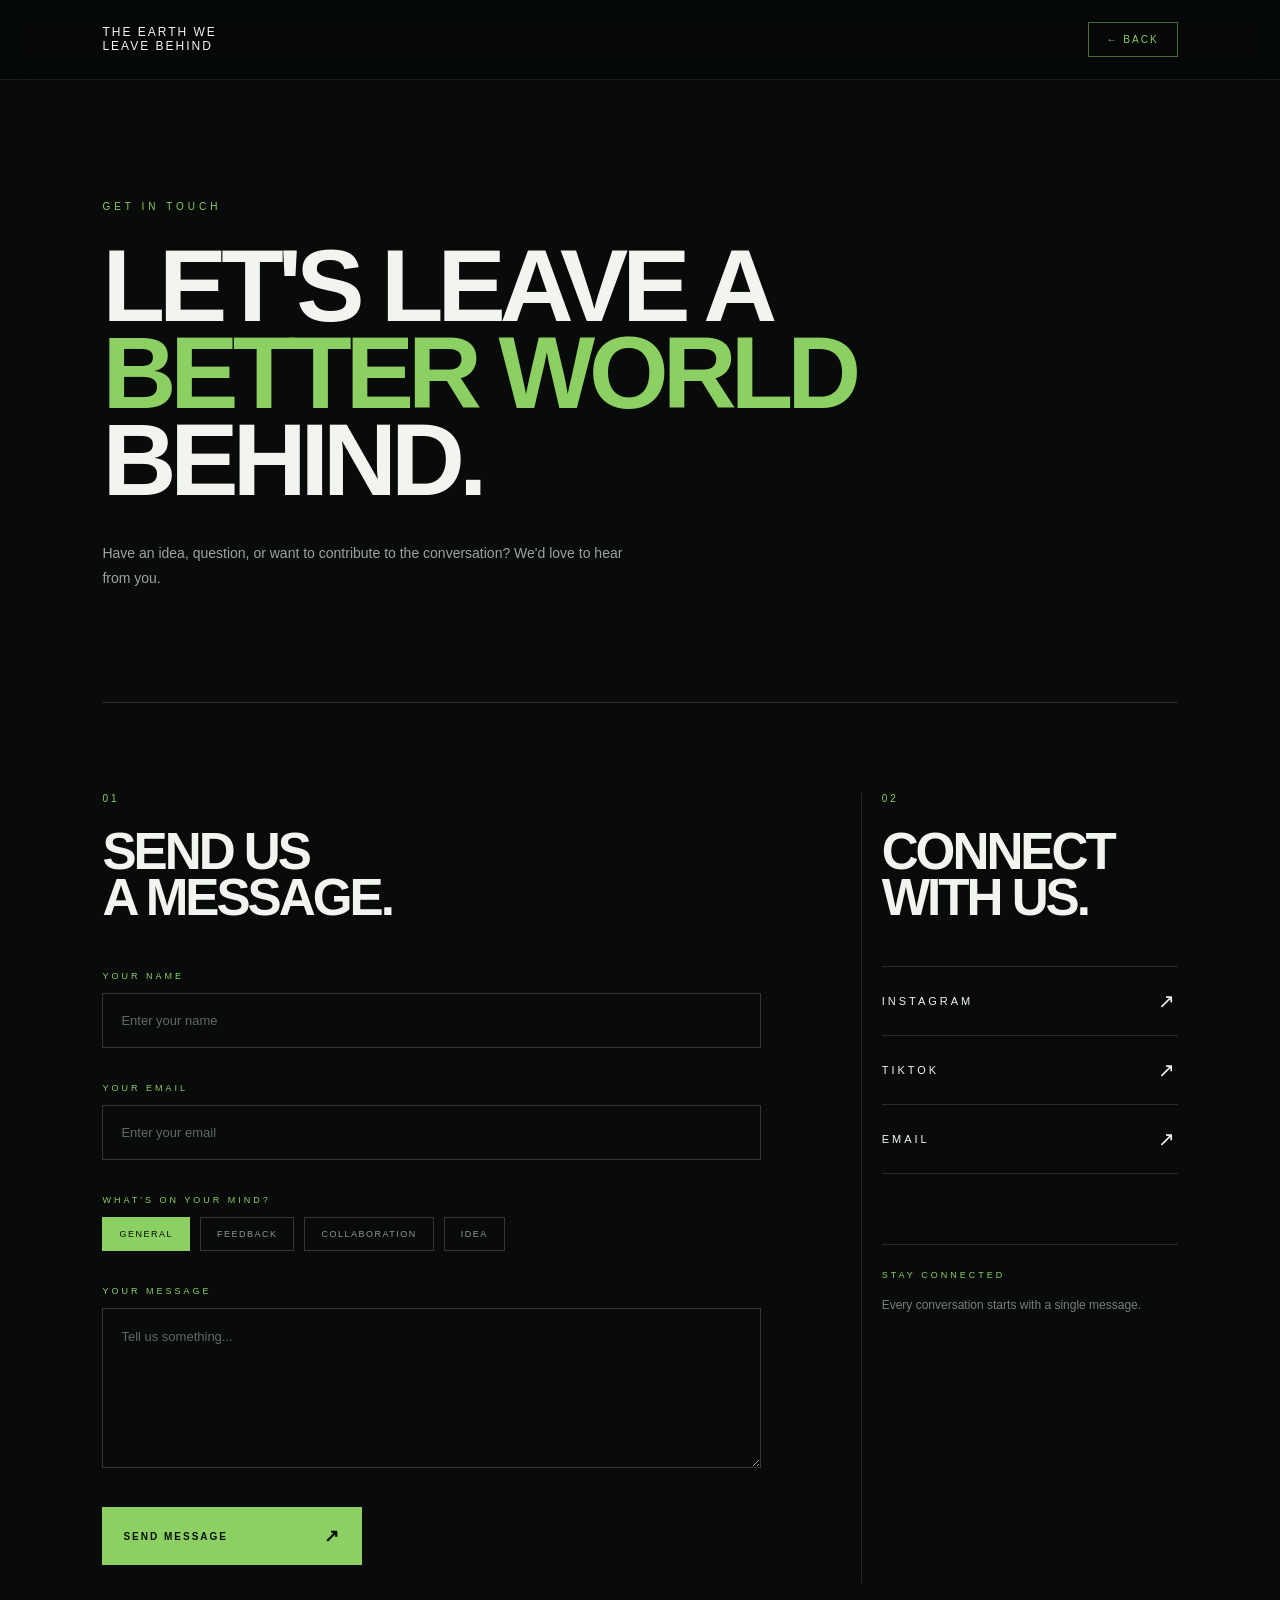
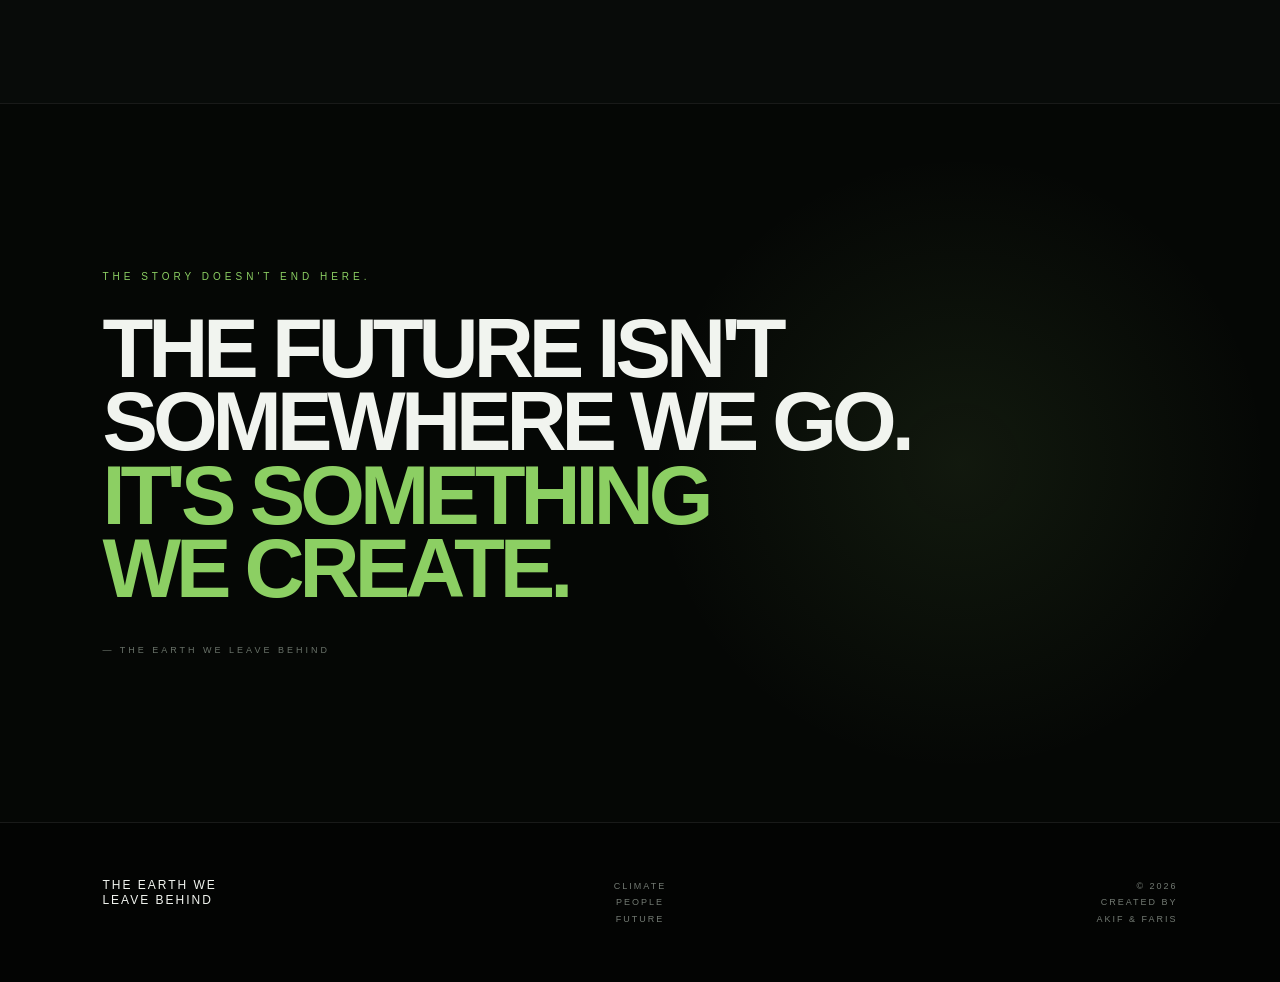
<file: contact.html>
<!DOCTYPE html>
<html lang="en">
<head>
    <meta charset="UTF-8">
    <meta name="viewport" content="width=device-width, initial-scale=1.0">

    <title>Get In Touch — The Earth We Leave Behind</title>

    <link rel="stylesheet" href="contact.css">
</head>

<body>

    <!-- =========================
         NAVIGATION
    ========================= -->

    <header class="navbar">

        <a href="index.html" class="logo">
            THE EARTH WE<br>
            LEAVE BEHIND
        </a>

        <a href="index.html" class="back-btn">
            ← BACK
        </a>

    </header>


    <!-- =========================
         GET IN TOUCH
    ========================= -->

    <main class="contact-page">

        <!-- HERO -->

        <section class="contact-hero">

            <div class="hero-label">
                GET IN TOUCH
            </div>

            <h1>
                LET'S LEAVE A<br>
                <span>BETTER WORLD</span><br>
                BEHIND.
            </h1>

            <p class="hero-description">
                Have an idea, question, or want to contribute
                to the conversation? We'd love to hear from you.
            </p>

        </section>


        <!-- MAIN CONTACT AREA -->

        <section class="contact-grid">


            <!-- =========================
                 CONTACT FORM
            ========================= -->

            <div class="form-area">

                <div class="section-number">
                    01
                </div>

                <h2>
                    SEND US<br>
                    A MESSAGE.
                </h2>

                <form id="contactForm"
               action="https://formspree.io/f/xeaqowel"
                method="POST">

                    <div class="form-group">

                        <label for="name">
                            YOUR NAME
                        </label>

                        <input
                            type="text"
                            id="name"
                            name="name"
                            placeholder="Enter your name"
                            required
                        >

                    </div>


                    <div class="form-group">

                        <label for="email">
                            YOUR EMAIL
                        </label>

                        <input
                            type="email"
                            id="email"
                            name="email"
                            placeholder="Enter your email"
                            required
                        >

                    </div>


                    <div class="form-group">

                        <label>
                            WHAT'S ON YOUR MIND?
                        </label>

                        <div class="topic-buttons">

                            <button type="button" class="topic-btn active">
                                GENERAL
                            </button>

                            <button type="button" class="topic-btn">
                                FEEDBACK
                            </button>

                            <button type="button" class="topic-btn">
                                COLLABORATION
                            </button>

                            <button type="button" class="topic-btn">
                                IDEA
                            </button>

                        </div>

                    </div>


                    <div class="form-group">

                        <label for="message">
                            YOUR MESSAGE
                        </label>

                        <textarea
                            id="message"
                            name="message"
                            placeholder="Tell us something..."
                            required
                        ></textarea>

                    </div>


                    <button type="submit" class="submit-btn">

                        <span>SEND MESSAGE</span>

                        <span class="arrow">
                            ↗
                        </span>

                    </button>

                    <p id="formMessage" class="form-message"></p>

                </form>

            </div>


            <!-- =========================
                 CONNECT
            ========================= -->

            <aside class="connect-area">

                <div class="section-number">
                    02
                </div>

                <h2>
                    CONNECT<br>
                    WITH US.
                </h2>


                <div class="social-links">

                    <a href="https://www.instagram.com/theearthwelivebehind"
                    class="social-link"
                    target="_blank"
                    rel="noopener noreferrer">

                        <span>INSTAGRAM</span>

                        <span>↗</span>

                    </a>


                    <a href="https://www.tiktok.com/@theearthweleavebehind?_r=1&_t=ZS-99Oq3evPGx3" class="social-link">

                        <span>TIKTOK</span>

                        <span>↗</span>

                    </a>


                    <a href="mailto:1261415@alfateh.upnm.edu.my" class="social-link">

                        <span>EMAIL</span>

                        <span>↗</span>

                    </a>

                </div>


                <!-- MINI MESSAGE -->

                <div class="connect-note">

                    <span>STAY CONNECTED</span>

                    <p>
                        Every conversation starts with
                        a single message.
                    </p>

                </div>

            </aside>

        </section>


        <!-- =========================
             QUOTE
        ========================= -->

        <section class="closing-section">

            <div class="closing-label">
                THE STORY DOESN'T END HERE.
            </div>

            <h2>
                THE FUTURE ISN'T<br>
                SOMEWHERE WE GO.<br>
                <span>IT'S SOMETHING<br>
                WE CREATE.</span>
            </h2>

            <p>
                — THE EARTH WE LEAVE BEHIND
            </p>

        </section>


        <!-- =========================
             FOOTER
        ========================= -->

        <footer>

            <div class="footer-left">

                THE EARTH WE<br>
                LEAVE BEHIND

            </div>


            <div class="footer-center">

                CLIMATE<br>
                PEOPLE<br>
                FUTURE

            </div>


            <div class="footer-right">

                © 2026<br>
                CREATED BY<br>
                AKIF & FARIS

            </div>

        </footer>

    </main>


    <script src="contact.js"></script>

</body>
</html>
</file>
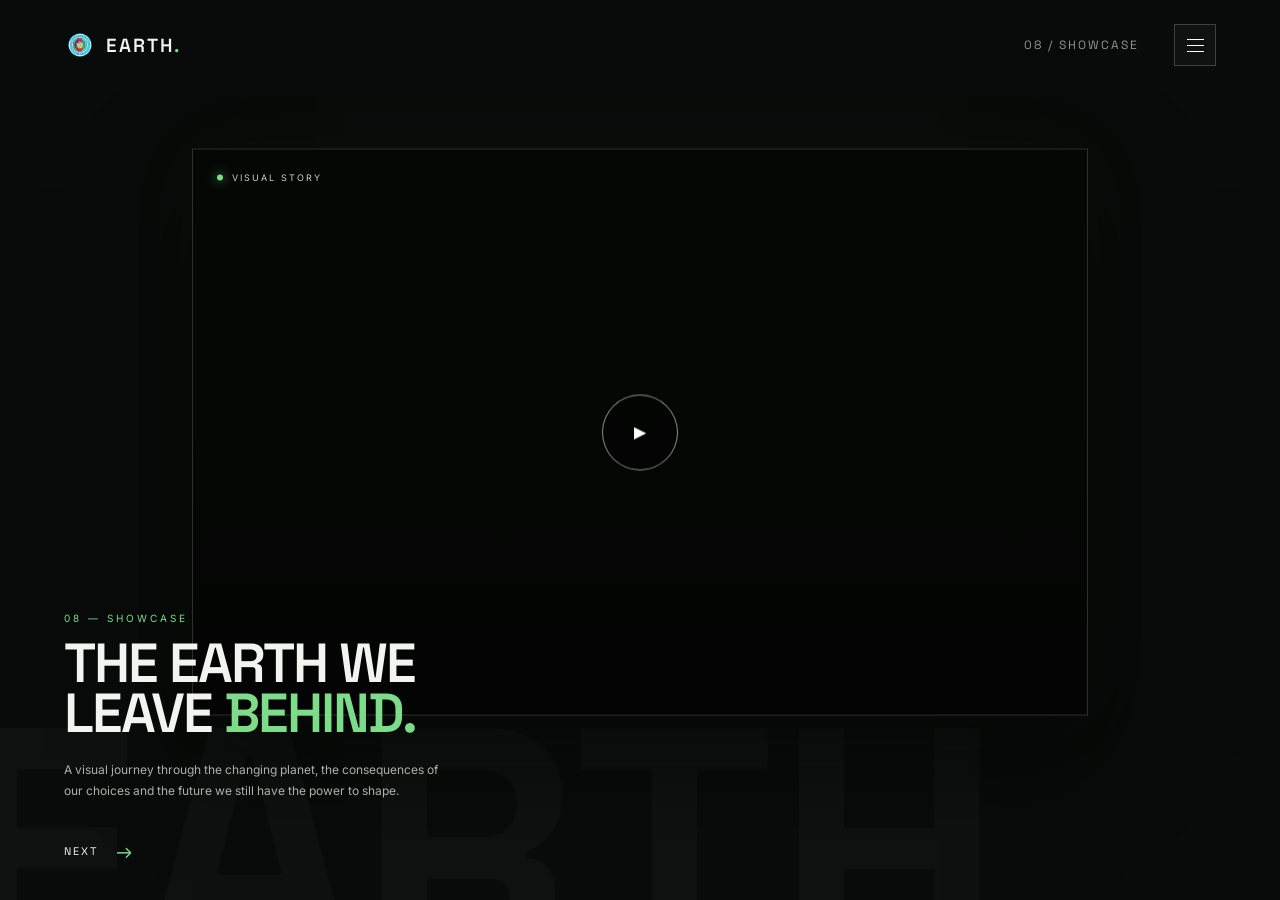
<file: showcase.html>
<!DOCTYPE html>
<html lang="en">
<head>
    <meta charset="UTF-8">
    <meta name="viewport" content="width=device-width, initial-scale=1.0">

    <title>Showcase — The Earth We Leave Behind</title>

    <link rel="stylesheet" href="showcase.css">

    <link href="https://fonts.googleapis.com/css2?family=Inter:wght@300;400;500;600;700&family=Space+Grotesk:wght@400;500;600;700&display=swap" rel="stylesheet">
</head>

<body>

    <!-- =========================
         NAVIGATION
    ========================= -->

    <nav>

        <a href="index.html" class="logo-link">
            <div class="logo">
                <img src="logo.png" alt="Earth Logo">
                <span>EARTH<span class="green">.</span></span>
            </div>
        </a>

        <div class="nav-right">

            <span class="page-number">
                08 / SHOWCASE
            </span>

            <button class="menu-toggle" id="menuToggle">
                <span></span>
                <span></span>
                <span></span>
            </button>

        </div>

    </nav>


    <!-- =========================
         MENU
    ========================= -->

    <div class="menu-panel" id="menuPanel">

        <div class="menu-label">
            MENU
        </div>

        <a href="index.html">
            <span>01</span>
            Home
        </a>

        <a href="team.html">
            <span>02</span>
            Our Team
        </a>

        <a href="contact.html">
            <span>03</span>
            Contact
        </a>

    </div>


    <!-- =========================
         SHOWCASE
    ========================= -->

    <main class="showcase">

        <!-- Background -->
        <div class="background-text">
            EARTH
        </div>


        <!-- VIDEO -->

        <div class="video-container">

            <video
                id="showcaseVideo"
                class="showcase-video"
                loop
                playsinline
                poster="showcase-poster.pdf"
            >

                <source src="climate-video.mp4" type="video/mp4">

                Your browser does not support the video tag.

            </video>


            <!-- Video overlay -->

            <div class="video-overlay"></div>


            <!-- Play button -->

            <button class="play-button" id="playButton">

                <span id="playIcon">
                    ▶
                </span>

            </button>


            <!-- Video label -->

            <div class="video-label">
                <span class="live-dot"></span>
                VISUAL STORY
            </div>

        </div>


        <!-- =========================
             TITLE
        ========================= -->

        <div class="showcase-title">

            <p class="eyebrow">
                08 — SHOWCASE
            </p>

            <h1>
                THE EARTH WE LEAVE
                <span>BEHIND.</span>
            </h1>

            <p class="description">
                A visual journey through the changing planet,
                the consequences of our choices and the future
                we still have the power to shape.
            </p>

        </div>


        <!-- =========================
             BOTTOM
        ========================= -->

        <div class="showcase-bottom">

            <a href="climate-data.html" class="next-button">
                NEXT
                <span>→</span>
            </a>

        </div>

    </main>


    <!-- =========================
         JAVASCRIPT
    ========================= -->

    <script>

        /* =========================
           HAMBURGER MENU
        ========================= */

        const menuToggle = document.getElementById("menuToggle");
        const menuPanel = document.getElementById("menuPanel");

        menuToggle.addEventListener("click", function () {

            menuToggle.classList.toggle("active");
            menuPanel.classList.toggle("active");

        });


        /* =========================
           VIDEO PLAY / PAUSE
        ========================= */

        const video = document.getElementById("showcaseVideo");
        const playButton = document.getElementById("playButton");
        const playIcon = document.getElementById("playIcon");

        playButton.addEventListener("click", function () {

            if (video.paused) {

                video.play();

                playIcon.textContent = "Ⅱ";

                playButton.classList.add("playing");

            } else {

                video.pause();

                playIcon.textContent = "▶";

                playButton.classList.remove("playing");

            }

        });


        /* =========================
           HIDE PLAY BUTTON WHILE PLAYING
        ========================= */

        video.addEventListener("play", function () {

            playIcon.textContent = "Ⅱ";

        });

        video.addEventListener("pause", function () {

            playIcon.textContent = "▶";

        });

    </script>

</body>
</html>
</file>
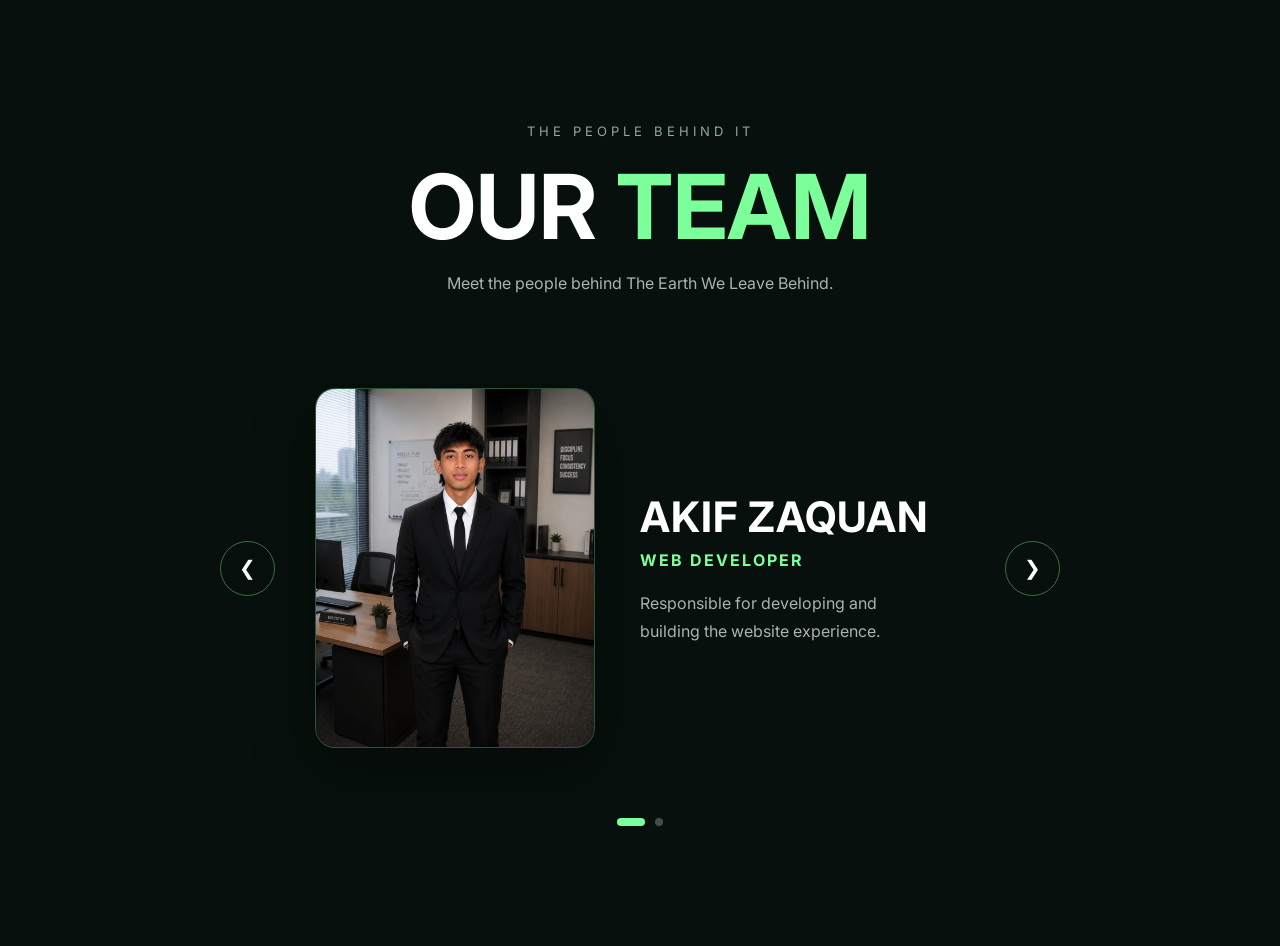
<file: team.html>
<!DOCTYPE html>
<html lang="en">

<head>
    <meta charset="UTF-8">
    <meta name="viewport" content="width=device-width, initial-scale=1.0">

    <title>Our Team</title>

    <link rel="stylesheet" href="style.css">

    <link rel="preconnect" href="https://fonts.googleapis.com">
    <link rel="preconnect" href="https://fonts.gstatic.com" crossorigin>

    <link href="https://fonts.googleapis.com/css2?family=Inter:wght@300;400;500;600;700&family=Space+Grotesk:wght@400;500;600;700&display=swap" rel="stylesheet">
</head>

<body>

    <!-- =========================
     OUR TEAM
========================= -->

<section class="team-section" id="our-team">

    <div class="team-header">

        <span>THE PEOPLE BEHIND IT</span>

        <h2>
            OUR <span>TEAM</span>
        </h2>

        <p>
            Meet the people behind
            The Earth We Leave Behind.
        </p>

    </div>


    <div class="team-slider">

        <!-- LEFT ARROW -->
        <button class="team-btn prev">
            &#10094;
        </button>


        <!-- TEAM CARDS -->
        <div class="team-track">

            <!-- TEAM MEMBER 1 -->
            <div class="team-card active">

                <div class="team-image">
                    <img src="akif.JPG" alt="Akif">
                </div>

                <div class="team-info">

                    <h3>AKIF ZAQUAN</h3>

                    <h4>WEB DEVELOPER</h4>

                    <p>
                        Responsible for developing and
                        building the website experience.
                    </p>

                </div>

            </div>


            <!-- TEAM MEMBER 2 -->
            <div class="team-card">

                <div class="team-image">
                    <img src="faris.JPG" alt="Faris Danial">
                </div>

                <div class="team-info">

                    <h3>FARIS DANIAL</h3>

                    <h4>DESIGNER</h4>

                    <p>
                        Responsible for the visual design,
                        layout and creative direction.
                    </p>

                </div>

            </div>

        </div>


        <!-- RIGHT ARROW -->
        <button class="team-btn next">
            &#10095;
        </button>

    </div>


    <!-- SLIDER DOTS -->
    <div class="team-dots">

        <span 
            class="team-dot active-dot">
             </span>

    <span 
    class="team-dot">
    </span>

    </div>

</section>
    
 <script src="script.js"></script>
      
</body>
    
</html>
</file>
<file: contact.css>
/* =====================================================
   GET IN TOUCH — THE EARTH WE LEAVE BEHIND
===================================================== */

* {
    margin: 0;
    padding: 0;
    box-sizing: border-box;
}

html {
    scroll-behavior: smooth;
}

body {
    font-family: "Inter", sans-serif;
    background: #080b09;
    color: #f1f4ef;
    overflow-x: hidden;
}

a {
    text-decoration: none;
    color: inherit;
}


/* =====================================================
   NAVIGATION
===================================================== */

.navbar {
    position: fixed;
    top: 0;
    left: 0;

    width: 100%;
    height: 80px;

    padding: 0 8%;

    display: flex;
    align-items: center;
    justify-content: space-between;

    z-index: 1000;

    background: rgba(5, 8, 6, 0.72);

    backdrop-filter: blur(15px);
    -webkit-backdrop-filter: blur(15px);

    border-bottom: 1px solid rgba(255,255,255,0.08);
}

.logo {
    font-family: "Space Grotesk", sans-serif;

    font-size: 12px;
    line-height: 1.15;

    letter-spacing: 2px;

    color: #f1f4ef;

    transition: 0.3s ease;
}

.logo:hover {
    color: #8ccf63;
}

.back-btn {
    padding: 11px 18px;

    border: 1px solid rgba(140,207,99,0.5);

    color: #8ccf63;

    font-size: 10px;

    letter-spacing: 2px;

    transition: 0.3s ease;
}

.back-btn:hover {
    background: #8ccf63;
    color: #071006;
}


/* =====================================================
   MAIN PAGE
===================================================== */

.contact-page {
    width: 100%;
    background: #080b09;
}


/* =====================================================
   HERO
===================================================== */

.contact-hero {
    width: 84%;
    max-width: 1400px;

    margin: 0 auto;

    min-height: 78vh;

    padding-top: 170px;
    padding-bottom: 80px;

    display: flex;
    flex-direction: column;
    justify-content: center;
}

.hero-label {
    color: #8ccf63;

    font-size: 10px;

    letter-spacing: 4px;

    margin-bottom: 30px;
}

.contact-hero h1 {
    font-family: "Space Grotesk", sans-serif;

    font-size: clamp(60px, 8vw, 125px);

    line-height: 0.85;

    letter-spacing: -6px;

    font-weight: 600;

    max-width: 1100px;
}

.contact-hero h1 span {
    color: #8ccf63;
}

.hero-description {
    max-width: 550px;

    margin-top: 38px;

    color: #9da49d;

    font-size: 14px;

    line-height: 1.8;
}


/* =====================================================
   MAIN CONTACT GRID
===================================================== */

.contact-grid {
    width: 84%;
    max-width: 1400px;

    margin: 0 auto;

    padding: 90px 0 120px;

    display: grid;

    grid-template-columns: 1.35fr 0.65fr;

    gap: 100px;

    border-top: 1px solid rgba(255,255,255,0.15);
}


/* =====================================================
   SECTION NUMBER
===================================================== */

.section-number {
    color: #8ccf63;

    font-size: 10px;

    letter-spacing: 3px;

    margin-bottom: 25px;
}


/* =====================================================
   FORM AREA
===================================================== */

.form-area h2,
.connect-area h2 {
    font-family: "Space Grotesk", sans-serif;

    font-size: clamp(38px, 4vw, 65px);

    line-height: 0.9;

    letter-spacing: -3px;

    margin-bottom: 50px;
}


/* =====================================================
   FORM
===================================================== */

#contactForm {
    width: 100%;
    max-width: 750px;
}

.form-group {
    margin-bottom: 35px;
}

.form-group label {
    display: block;

    margin-bottom: 12px;

    color: #8ccf63;

    font-size: 9px;

    letter-spacing: 3px;
}

.form-group input,
.form-group textarea {
    width: 100%;

    background: transparent;

    border: 1px solid rgba(255,255,255,0.18);

    color: #f1f4ef;

    font-family: "Inter", sans-serif;

    font-size: 13px;

    padding: 17px 18px;

    outline: none;

    transition:
        border-color 0.3s ease,
        background 0.3s ease;
}

.form-group input {
    height: 55px;
}

.form-group textarea {
    min-height: 160px;

    resize: vertical;

    line-height: 1.7;
}

.form-group input::placeholder,
.form-group textarea::placeholder {
    color: #626a63;
}

.form-group input:focus,
.form-group textarea:focus {
    border-color: #8ccf63;

    background: rgba(140,207,99,0.025);
}


/* =====================================================
   TOPIC BUTTONS
===================================================== */

.topic-buttons {
    display: flex;

    flex-wrap: wrap;

    gap: 10px;
}

.topic-btn {
    padding: 11px 16px;

    background: transparent;

    border: 1px solid rgba(255,255,255,0.18);

    color: #8f9890;

    font-family: "Inter", sans-serif;

    font-size: 9px;

    letter-spacing: 1.5px;

    cursor: pointer;

    transition: 0.3s ease;
}

.topic-btn:hover {
    border-color: #8ccf63;

    color: #8ccf63;
}

.topic-btn.active {
    background: #8ccf63;

    border-color: #8ccf63;

    color: #071006;
}


/* =====================================================
   SUBMIT BUTTON
===================================================== */

.submit-btn {
    width: 100%;

    max-width: 260px;

    padding: 17px 20px;

    display: flex;

    align-items: center;

    justify-content: space-between;

    background: #8ccf63;

    border: 1px solid #8ccf63;

    color: #071006;

    font-family: "Inter", sans-serif;

    font-size: 10px;

    font-weight: 600;

    letter-spacing: 2px;

    cursor: pointer;

    transition:
        transform 0.3s ease,
        background 0.3s ease;
}

.submit-btn:hover {
    transform: translateY(-3px);

    background: #a0df79;
}

.submit-btn .arrow {
    font-size: 18px;
}

.form-message {
    margin-top: 18px;

    color: #8ccf63;

    font-size: 11px;

    line-height: 1.5;
}


/* =====================================================
   CONNECT AREA
===================================================== */

.connect-area {
    padding-left: 20px;

    border-left: 1px solid rgba(255,255,255,0.12);
}

.connect-area h2 {
    margin-bottom: 45px;
}


/* =====================================================
   SOCIAL LINKS
===================================================== */

.social-links {
    width: 100%;
}

.social-link {
    display: flex;

    align-items: center;

    justify-content: space-between;

    padding: 22px 0;

    border-top: 1px solid rgba(255,255,255,0.13);

    color: #f1f4ef;

    font-size: 11px;

    letter-spacing: 3px;

    transition:
        color 0.3s ease,
        padding-left 0.3s ease;
}

.social-link:last-child {
    border-bottom: 1px solid rgba(255,255,255,0.13);
}

.social-link:hover {
    color: #8ccf63;

    padding-left: 10px;
}

.social-link span:last-child {
    font-size: 20px;

    transition: transform 0.3s ease;
}

.social-link:hover span:last-child {
    transform: translate(5px, -5px);
}


/* =====================================================
   CONNECT NOTE
===================================================== */

.connect-note {
    margin-top: 70px;

    padding-top: 25px;

    border-top: 1px solid rgba(255,255,255,0.13);
}

.connect-note > span {
    display: block;

    color: #8ccf63;

    font-size: 9px;

    letter-spacing: 3px;

    margin-bottom: 15px;
}

.connect-note p {
    max-width: 300px;

    color: #777f78;

    font-size: 12px;

    line-height: 1.8;
}


/* =====================================================
   CLOSING SECTION
===================================================== */

.closing-section {
    width: 100%;

    min-height: 80vh;

    padding: 130px 8%;

    display: flex;

    flex-direction: column;

    justify-content: center;

    background:
        radial-gradient(
            circle at 75% 50%,
            rgba(140,207,99,0.09),
            transparent 30%
        ),
        #050705;

    border-top: 1px solid rgba(255,255,255,0.08);

    border-bottom: 1px solid rgba(255,255,255,0.08);
}

.closing-label {
    color: #8ccf63;

    font-size: 10px;

    letter-spacing: 4px;

    margin-bottom: 30px;
}

.closing-section h2 {
    font-family: "Space Grotesk", sans-serif;

    font-size: clamp(45px, 6.5vw, 95px);

    line-height: 0.88;

    letter-spacing: -5px;

    max-width: 1100px;
}

.closing-section h2 span {
    color: #8ccf63;
}

.closing-section > p {
    margin-top: 40px;

    color: #697269;

    font-size: 9px;

    letter-spacing: 3px;
}


/* =====================================================
   FOOTER
===================================================== */

footer {
    width: 100%;

    padding: 55px 8%;

    display: grid;

    grid-template-columns: 1fr 1fr 1fr;

    gap: 30px;

    background: #030403;

    color: #737a73;

    font-size: 9px;

    line-height: 1.8;

    letter-spacing: 2px;
}

.footer-left {
    color: #f1f4ef;

    font-family: "Space Grotesk", sans-serif;

    font-size: 12px;

    letter-spacing: 2px;

    line-height: 1.2;
}

.footer-center {
    text-align: center;
}

.footer-right {
    text-align: right;
}


/* =====================================================
   TABLET
===================================================== */

@media (max-width: 1000px) {

    .contact-hero,
    .contact-grid {
        width: 88%;
    }

    .contact-grid {
        grid-template-columns: 1fr 0.7fr;

        gap: 60px;
    }

    .contact-hero h1 {
        font-size: clamp(55px, 8vw, 90px);
    }

    .form-area h2,
    .connect-area h2 {
        font-size: 48px;
    }

}


/* =====================================================
   MOBILE
===================================================== */

@media (max-width: 700px) {

    .navbar {
        height: 70px;

        padding: 0 6%;
    }

    .logo {
        font-size: 10px;
    }

    .back-btn {
        padding: 9px 13px;

        font-size: 8px;
    }


    /* HERO */

    .contact-hero {
        width: 88%;

        min-height: auto;

        padding-top: 135px;
        padding-bottom: 75px;
    }

    .hero-label {
        font-size: 9px;

        letter-spacing: 3px;

        margin-bottom: 22px;
    }

    .contact-hero h1 {
        font-size: clamp(45px, 13vw, 68px);

        letter-spacing: -3px;

        line-height: 0.88;
    }

    .hero-description {
        font-size: 11px;

        line-height: 1.6;

        margin-top: 25px;

        max-width: 360px;
    }


    /* GRID */

    .contact-grid {
        width: 88%;

        padding: 70px 0 90px;

        display: flex;

        flex-direction: column;

        gap: 80px;
    }


    /* FORM */

    .form-area h2,
    .connect-area h2 {
        font-size: 40px;

        letter-spacing: -2px;

        margin-bottom: 35px;
    }

    .form-group {
        margin-bottom: 28px;
    }

    .form-group input {
        height: 50px;
    }

    .form-group textarea {
        min-height: 130px;
    }

    .topic-buttons {
        gap: 7px;
    }

    .topic-btn {
        padding: 9px 12px;

        font-size: 8px;
    }

    .submit-btn {
        max-width: 100%;

        padding: 15px 17px;
    }


    /* CONNECT */

    .connect-area {
        padding-left: 0;

        border-left: none;

        border-top: 1px solid rgba(255,255,255,0.13);

        padding-top: 55px;
    }

    .social-link {
        padding: 18px 0;

        font-size: 9px;

        letter-spacing: 2px;
    }

    .connect-note {
        margin-top: 45px;
    }


    /* CLOSING */

    .closing-section {
        min-height: 70vh;

        padding: 90px 6%;
    }

    .closing-label {
        font-size: 8px;

        letter-spacing: 3px;
    }

    .closing-section h2 {
        font-size: clamp(40px, 11vw, 60px);

        letter-spacing: -3px;
    }

    .closing-section > p {
        font-size: 8px;

        margin-top: 30px;
    }


    /* FOOTER */

    footer {
        padding: 45px 6%;

        grid-template-columns: 1fr;

        gap: 30px;

        font-size: 8px;
    }

    .footer-center,
    .footer-right {
        text-align: left;
    }

}


/* =====================================================
   SMALL MOBILE
===================================================== */

@media (max-width: 380px) {

    .contact-hero {
        padding-top: 120px;
    }

    .contact-hero h1 {
        font-size: 42px;
    }

    .hero-description {
        font-size: 10px;
    }

    .form-area h2,
    .connect-area h2 {
        font-size: 35px;
    }

    .closing-section h2 {
        font-size: 38px;
    }

}
</file>
<file: showcase.css>
/* ========================================
   RESET
======================================== */

* {
    margin: 0;
    padding: 0;
    box-sizing: border-box;
}

html,
body {
    width: 100%;
    min-height: 100%;
}

body {
    font-family: "Inter", sans-serif;
    background: #080b09;
    color: #f1f4ef;
    overflow: hidden;
}

a {
    text-decoration: none;
    color: inherit;
}


/* ========================================
   NAVIGATION
======================================== */

nav {
    position: fixed;
    top: 0;
    left: 0;

    width: 100%;
    height: 90px;

    padding: 0 5vw;

    display: flex;
    align-items: center;
    justify-content: space-between;

    z-index: 100;
}


/* LOGO */

.logo-link {
    display: block;
}

.logo {
    display: flex;
    align-items: center;
    gap: 10px;

    font-family: "Space Grotesk", sans-serif;
    font-size: 19px;
    font-weight: 600;
    letter-spacing: 2px;
}

.logo img {
    width: 32px;
    height: 32px;
    object-fit: contain;
}

.green {
    color: #7ddc8a;
}


/* RIGHT */

.nav-right {
    display: flex;
    align-items: center;
    gap: 35px;
}

.page-number {
    font-family: "Space Grotesk", sans-serif;
    font-size: 12px;
    letter-spacing: 2px;
    color: #8d968f;
}


/* ========================================
   HAMBURGER
======================================== */

.menu-toggle {
    width: 42px;
    height: 42px;

    border: 1px solid rgba(255,255,255,0.2);
    background: rgba(255,255,255,0.03);

    display: flex;
    flex-direction: column;
    justify-content: center;
    align-items: center;

    gap: 5px;

    cursor: pointer;

    transition: 0.3s;
}

.menu-toggle span {
    width: 17px;
    height: 1px;

    background: white;

    transition: 0.3s;
}

.menu-toggle:hover {
    border-color: #7ddc8a;
}


/* X */

.menu-toggle.active span:nth-child(1) {
    transform: translateY(6px) rotate(45deg);
}

.menu-toggle.active span:nth-child(2) {
    opacity: 0;
}

.menu-toggle.active span:nth-child(3) {
    transform: translateY(-6px) rotate(-45deg);
}


/* ========================================
   MENU PANEL
======================================== */

.menu-panel {
    position: fixed;

    top: 0;
    right: 0;

    width: min(420px, 85vw);
    height: 100vh;

    background: #101510;

    border-left: 1px solid rgba(255,255,255,0.08);

    padding: 130px 50px;

    z-index: 90;

    transform: translateX(100%);

    transition: transform 0.5s cubic-bezier(.77,0,.18,1);
}

.menu-panel.active {
    transform: translateX(0);
}

.menu-label {
    color: #7ddc8a;

    font-size: 11px;
    letter-spacing: 3px;

    margin-bottom: 45px;
}

.menu-panel a {
    display: flex;
    align-items: center;
    gap: 25px;

    padding: 20px 0;

    border-bottom: 1px solid rgba(255,255,255,0.08);

    font-family: "Space Grotesk", sans-serif;

    font-size: 28px;

    transition: 0.3s;
}

.menu-panel a span {
    color: #697169;
    font-size: 11px;
}

.menu-panel a:hover {
    color: #7ddc8a;
    padding-left: 10px;
}


/* ========================================
   SHOWCASE
======================================== */

.showcase {
    position: relative;

    width: 100%;
    height: 100vh;

    min-height: 650px;

    display: flex;
    align-items: center;
    justify-content: center;

    overflow: hidden;
}


/* ========================================
   BACKGROUND TEXT
======================================== */

.background-text {
    position: absolute;

    left: -4vw;
    bottom: -8vh;

    font-family: "Space Grotesk", sans-serif;

    font-size: clamp(150px, 27vw, 430px);

    font-weight: 700;

    line-height: 0.7;

    color: rgba(255,255,255,0.025);

    pointer-events: none;

    user-select: none;
}


/* ========================================
   VIDEO CONTAINER
======================================== */

.video-container {
    position: absolute;

    width: min(70vw, 950px);
    height: min(63vh, 590px);

    left: 50%;
    top: 48%;

    transform: translate(-50%, -50%);

    overflow: hidden;

    border: 1px solid rgba(255,255,255,0.16);

    background: #050705;

    box-shadow:
        0 40px 100px rgba(0,0,0,0.55),
        0 0 80px rgba(125,220,138,0.04);
}


/* VIDEO */

.showcase-video {
    width: 100%;
    height: 100%;

    object-fit: cover;

    display: block;

    filter: saturate(0.8) contrast(1.05);

    transition: transform 1s ease;
}

.video-container:hover .showcase-video {
    transform: scale(1.025);
}


/* ========================================
   VIDEO OVERLAY
======================================== */

.video-overlay {
    position: absolute;

    inset: 0;

    background:
        linear-gradient(
            180deg,
            rgba(0,0,0,0.15),
            transparent 40%,
            rgba(0,0,0,0.5)
        );

    pointer-events: none;
}


/* ========================================
   VIDEO LABEL
======================================== */

.video-label {
    position: absolute;

    top: 22px;
    left: 24px;

    display: flex;
    align-items: center;
    gap: 9px;

    font-size: 9px;

    letter-spacing: 2px;

    color: rgba(255,255,255,0.8);
}

.live-dot {
    width: 6px;
    height: 6px;

    border-radius: 50%;

    background: #7ddc8a;

    box-shadow: 0 0 12px #7ddc8a;
}


/* ========================================
   PLAY BUTTON
======================================== */

.play-button {
    position: absolute;

    top: 50%;
    left: 50%;

    transform: translate(-50%, -50%);

    width: 76px;
    height: 76px;

    border-radius: 50%;

    border: 1px solid rgba(255,255,255,0.55);

    background: rgba(0,0,0,0.25);

    backdrop-filter: blur(8px);

    color: white;

    cursor: pointer;

    font-size: 16px;

    display: flex;
    align-items: center;
    justify-content: center;

    transition: 0.35s;
}

.play-button:hover {
    background: #7ddc8a;

    color: #071008;

    border-color: #7ddc8a;

    transform: translate(-50%, -50%) scale(1.08);
}


/* ========================================
   TITLE
======================================== */

.showcase-title {
    position: absolute;

    left: 5vw;
    bottom: 11vh;

    width: min(470px, 40vw);

    z-index: 10;

    pointer-events: none;
}

.eyebrow {
    margin-bottom: 15px;

    font-size: 10px;

    letter-spacing: 3px;

    color: #7ddc8a;
}

.showcase-title h1 {
    font-family: "Space Grotesk", sans-serif;

    font-size: clamp(34px, 4.3vw, 68px);

    line-height: 0.9;

    letter-spacing: -2px;

    font-weight: 600;
}

.showcase-title h1 span {
    color: #7ddc8a;
}

.description {
    margin-top: 22px;

    max-width: 390px;

    font-size: 12px;

    line-height: 1.7;

    color: #aab1aa;
}


/* ========================================
   BOTTOM
======================================== */

.showcase-bottom {
    position: absolute;

    bottom: 4vh;
    right: 5vw;
    left: 5vw;

    display: flex;

    align-items: center;

    justify-content: space-between;

    z-index: 20;
}


/* ========================================
   PROGRESS
======================================== */

.progress {
    display: flex;

    align-items: center;

    gap: 14px;

    font-family: "Space Grotesk", sans-serif;

    font-size: 10px;

    color: #777f78;

    letter-spacing: 1px;
}

.progress span:first-child {
    color: #7ddc8a;
}

.progress-line {
    width: 150px;
    height: 1px;

    background: rgba(255,255,255,0.15);

    position: relative;
}

.progress-line div {
    position: absolute;

    left: 0;
    top: 0;

    width: 30%;

    height: 1px;

    background: #7ddc8a;
}


/* ========================================
   NEXT BUTTON
======================================== */

.next-button {
    display: flex;

    align-items: center;

    gap: 18px;

    font-family: "Space Grotesk", sans-serif;

    font-size: 11px;

    letter-spacing: 2px;

    transition: 0.3s;
}

.next-button span {
    font-size: 20px;

    color: #7ddc8a;

    transition: 0.3s;
}

.next-button:hover {
    color: #7ddc8a;
}

.next-button:hover span {
    transform: translateX(7px);
}


/* ========================================
   TABLET
======================================== */

@media (max-width: 900px) {

    .video-container {
        width: 82vw;
        height: 55vh;
    }

    .showcase-title {
        left: 7vw;
        bottom: 12vh;

        width: 360px;
    }

    .showcase-title h1 {
        font-size: clamp(32px, 6vw, 52px);
    }

}


/* ========================================
   MOBILE
======================================== */

@media (max-width: 600px) {

    body {
        overflow: hidden;
    }

    nav {
        height: 75px;

        padding: 0 6vw;
    }

    .logo {
        font-size: 16px;
    }

    .logo img {
        width: 27px;
        height: 27px;
    }

    .page-number {
        display: none;
    }


    .showcase {
        min-height: 600px;
    }


    .video-container {
        width: 88vw;

        height: 48vh;

        top: 40%;
    }


    .play-button {
        width: 60px;
        height: 60px;
    }


    .showcase-title {
        left: 6vw;

        bottom: 12vh;

        width: 88vw;
    }


    .showcase-title h1 {
        font-size: clamp(30px, 9vw, 46px);

        letter-spacing: -1.5px;
    }


    .description {
        display: none;
    }


    .eyebrow {
        font-size: 9px;
    }


    .showcase-bottom {
        bottom: 3vh;

        left: 6vw;
        right: 6vw;
    }


    .progress-line {
        width: 80px;
    }


    .next-button {
        font-size: 9px;
    }


    .background-text {
        font-size: 45vw;

        bottom: 0;
    }


    .menu-panel {
        width: 100vw;

        padding: 110px 35px;
    }

    .menu-panel a {
        font-size: 25px;
    }

}
</file>
<file: style.css>
* {
margin: 0;
padding: 0;
box-sizing: border-box;
}

html {
scroll-behavior: smooth;
}

body {
font-family: "Inter", sans-serif;
background: #080b09;
color: #f1f4ef;
overflow-x: hidden;
}

a {
text-decoration: none;
color: inherit;
}

/* =========================
NAVIGATION
========================= */

/* =========================
   NAVIGATION
========================= */

nav {
    position: fixed;

    top: 0;
    left: 0;

    width: 100%;
    height: 80px;

    display: flex;
    align-items: center;

    padding: 0 4%;

    z-index: 1000;

    background: rgba(5, 8, 6, 0.7);

    backdrop-filter: blur(15px);
    -webkit-backdrop-filter: blur(15px);

    border-bottom: 1px solid rgba(255,255,255,0.08);

    transition: 0.3s ease;
}


/* =========================
   LOGO
========================= */

.logo {
    display: flex;

    align-items: center;

    gap: 10px;

    font-family: "Space Grotesk", sans-serif;

    font-size: 20px;

    font-weight: 700;

    letter-spacing: 2px;

    white-space: nowrap;

    flex-shrink: 0;
}

.logo-image {
    width: 37px;
    height: 37px;

    object-fit: cover;

    border-radius: 50%;

    display: block;
}

.green {
    color: #8ccf63;
}


/* =========================
   MAIN NAV LINKS
========================= */

.nav-links {
    display: flex;

    align-items: center;

    gap: 20px;

    margin-left: auto;

    margin-right: 25px;

    white-space: nowrap;
}

.nav-links a {
    font-size: 11px;

    color: #c5ccc5;

    transition: 0.3s ease;
}

.nav-links a:hover {
    color: #8ccf63;
}


/* =========================
   RIGHT SIDE
========================= */

.nav-right {
    display: flex;

    align-items: center;

    gap: 10px;

    flex-shrink: 0;
}


/* =========================
   TAKE ACTION
========================= */

.nav-button {
    display: inline-flex;

    align-items: center;

    justify-content: center;

    padding: 12px 20px;

    border: 1px solid #8ccf63;

    color: #8ccf63;

    font-size: 11px;

    letter-spacing: 1px;

    white-space: nowrap;

    flex-shrink: 0;

    transition: 0.3s ease;
}

.nav-button:hover {
    background: #8ccf63;

    color: #071006;
}


/* =========================
   THREE LINE BUTTON
========================= */

.menu-toggle {
    width: 48px;

    height: 48px;

    padding: 0;

    display: flex;

    flex-direction: column;

    justify-content: center;

    align-items: center;

    gap: 5px;

    background: transparent;

    border: 1px solid rgba(255,255,255,0.25);

    cursor: pointer;

    flex-shrink: 0;

    position: relative;

    z-index: 1002;

    transition: 0.3s ease;
}

.menu-toggle span {
    display: block;

    width: 19px;

    height: 1px;

    background: #f1f4ef;

    transition: 0.3s ease;
}

.menu-toggle:hover {
    border-color: #8ccf63;
}

.menu-toggle:hover span {
    background: #8ccf63;
}


/* =========================
   HAMBURGER → X
========================= */

.menu-toggle.active span:nth-child(1) {
    transform: translateY(6px) rotate(45deg);
}

.menu-toggle.active span:nth-child(2) {
    opacity: 0;
}

.menu-toggle.active span:nth-child(3) {
    transform: translateY(-6px) rotate(-45deg);
}


/* =========================
   MENU PANEL
========================= */

.menu-panel {
    position: fixed;

    top: 0;

    right: -380px;

    width: 360px;

    height: 100vh;

    padding: 130px 45px 50px;

    display: flex;

    flex-direction: column;

    gap: 0;

    background: rgba(8,11,9,0.98);

    backdrop-filter: blur(20px);

    -webkit-backdrop-filter: blur(20px);

    border-left: 1px solid rgba(255,255,255,0.12);

    z-index: 1001;

    transition: right 0.45s cubic-bezier(.77,0,.18,1);
}


/* OPEN */

.menu-panel.active {
    right: 0;
}


/* =========================
   MENU TITLE
========================= */

.menu-label {
    color: #8ccf63;

    font-size: 10px;

    letter-spacing: 4px;

    margin-bottom: 25px;
}


/* =========================
   MENU LINKS
========================= */

.menu-panel a {
    display: flex;

    align-items: center;

    gap: 20px;

    padding: 20px 0;

    border-bottom: 1px solid rgba(255,255,255,0.1);

    color: #f1f4ef;

    font-size: 20px;

    letter-spacing: 1px;

    transition: 0.3s ease;
}

.menu-panel a span {
    color: #8ccf63;

    font-size: 10px;

    letter-spacing: 2px;
}

.menu-panel a:hover {
    color: #8ccf63;

    padding-left: 10px;
}


/* =========================
   TABLET
========================= */

@media (max-width: 1100px) {

    nav {
        padding: 0 3%;
    }

    .nav-links {
        gap: 12px;

        margin-right: 15px;
    }

    .nav-links a {
        font-size: 9px;
    }

    .nav-button {
        padding: 11px 15px;

        font-size: 10px;
    }

}


/* =========================
   MOBILE
========================= */

@media (max-width: 700px) {

    nav {
        height: 70px;

        padding: 0 5%;
    }

    .nav-links {
        display: none;
    }

    .logo {
        font-size: 17px;

        gap: 8px;
    }

    .logo-image {
        width: 34px;
        height: 34px;
    }

    .nav-right {
        gap: 8px;
    }

    .nav-button {
        padding: 10px 13px;

        font-size: 9px;
    }

    .menu-toggle {
        width: 42px;
        height: 42px;
    }

    .menu-panel {
        width: 100%;

        right: -100%;

        padding: 110px 30px 40px;
    }

    .menu-panel.active {
        right: 0;
    }

}


/* =========================
   SMALL MOBILE
========================= */

@media (max-width: 400px) {

    .nav-button {
        display: none;
    }

    .menu-toggle {
        width: 40px;
        height: 40px;
    }

}
/* =========================
HERO
========================= */

.hero {
min-height: 100vh;

display: flex;

align-items: center;

position: relative;

background:
    linear-gradient(
        90deg,
        rgba(4,7,5,0.95),
        rgba(4,7,5,0.65),
        rgba(4,7,5,0.2)
    ),
    url("https://images.unsplash.com/photo-1446776811953-b23d57bd21aa?auto=format\&fit=crop\&w=2400\&q=90");

background-size: cover;

background-position: center;

}

.hero-content {
width: 850px;

max-width: 90%;

margin-left: 8%;

position: relative;

z-index: 2;

}

.small-title,
.label {
color: #8ccf63;

font-size: 10px;

letter-spacing: 3px;

margin-bottom: 25px;

}

.hero h1 {
font-family: "Space Grotesk", sans-serif;

font-size: clamp(55px, 8vw, 120px);

line-height: 0.9;

letter-spacing: -5px;

margin-bottom: 35px;

}

.hero h1 span {
color: #8ccf63;
}

.hero-description {
max-width: 600px;

color: #c1c8c1;

line-height: 1.8;

font-size: 16px;

margin-bottom: 35px;

}

.hero-buttons {
display: flex;

gap: 15px;

flex-wrap: wrap;

}

.primary-button,
.secondary-button {
display: inline-block;

padding: 16px 25px;

font-size: 11px;

letter-spacing: 1px;

transition: 0.3s;

}

.primary-button {
background: #8ccf63;

color: #071006;

}

.primary-button:hover {
transform: translateY(-3px);
}

.secondary-button {
border: 1px solid rgba(255,255,255,0.3);

color: white;

}

.secondary-button:hover {
border-color: #8ccf63;

color: #8ccf63;

}

.scroll-text {
position: absolute;

right: 6%;

bottom: 35px;

font-size: 9px;

letter-spacing: 3px;

color: #9da49d;

}

/* =========================
GENERAL SECTION
========================= */

.section {
padding: 130px 8%;

background: #f1f3ed;

color: #101410;

}

.section-heading {
max-width: 750px;

margin-bottom: 70px;

}

.section-heading h2,
.sustainability-heading h2 {
font-family: "Space Grotesk", sans-serif;

font-size: clamp(45px, 6vw, 85px);

line-height: 0.95;

letter-spacing: -4px;

margin-bottom: 30px;

}

.section-heading h2 span {
color: #6da54d;
}

.section-heading > p:last-child {
max-width: 650px;

line-height: 1.8;

color: #596159;

}

.center {
text-align: center;

margin-left: auto;

margin-right: auto;

}


/* =========================
   CLIMATE CHANGE SECTION
========================= */

#climate {
    padding: 110px 8%;
    background: #f1f3ed;
    color: #101410;
}


/* =========================
   CLIMATE HEADING
========================= */

#climate .section-heading {
    width: 100%;
    max-width: 1400px;
    margin: 0 auto 60px;
}

#climate .section-heading .label {
    color: #6da54d;
    font-size: 10px;
    letter-spacing: 3px;
    margin-bottom: 20px;
}

#climate .section-heading h2 {
    font-family: "Space Grotesk", sans-serif;

    font-size: clamp(42px, 5vw, 72px);

    line-height: 0.95;

    letter-spacing: -3px;

    margin-bottom: 25px;
}

#climate .section-heading h2 span {
    color: #6da54d;
}

#climate .section-heading > p:last-child {
    max-width: 650px;

    line-height: 1.7;

    color: #596159;

    font-size: 14px;
}


/* =========================
   CLIMATE CARDS
========================= */

#climate .cards {
    width: 100%;
    max-width: 1400px;

    margin: 0 auto;

    display: grid;

    grid-template-columns: repeat(4, 1fr);

    gap: 18px;
}


/* =========================
   INDIVIDUAL CARD
========================= */

#climate .info-card {
    width: 100%;

    min-height: 0;

    padding: 25px;

    background: #f1f3ed;

    border: 1px solid #d9ded8;

    overflow: hidden;

    transition:
        transform 0.4s ease,
        background 0.4s ease,
        border-color 0.4s ease;
}


/* CARD HOVER */

#climate .info-card:hover {
    transform: translateY(-8px);

    background: #e5ebdf;

    border-color: #8ccf63;
}


/* =========================
   CARD TITLE
========================= */

#climate .info-card h3 {
    font-family: "Space Grotesk", sans-serif;

    font-size: 17px;

    line-height: 1.2;

    margin: 0;

    color: #101410;
}


/* =========================
   CARD IMAGE
========================= */

#climate .card-image {
    width: 100%;

    height: 160px;

    object-fit: cover;

    object-position: center;

    display: block;

    margin: 18px 0;

    border-radius: 4px;

    filter: brightness(0.92);

    transition:
        transform 0.5s ease,
        filter 0.5s ease;
}


/* IMAGE HOVER */

#climate .info-card:hover .card-image {
    transform: scale(1.03);

    filter: brightness(1);
}


/* =========================
   CARD DESCRIPTION
========================= */

#climate .info-card p {
    color: #606860;

    font-size: 12px;

    line-height: 1.7;

    margin: 0;

}


/* =========================
   TABLET
========================= */

@media (max-width: 1100px) {

    #climate {
        padding: 100px 7%;
    }

    #climate .cards {
        grid-template-columns: repeat(2, 1fr);

        gap: 18px;
    }

    #climate .card-image {
        height: 180px;
    }

}


/* =========================
   MOBILE
========================= */

@media (max-width: 700px) {

    #climate {
        padding: 80px 6%;
    }

    #climate .section-heading {
        margin-bottom: 45px;
    }

    #climate .section-heading h2 {
        font-size: 45px;

        letter-spacing: -2px;
    }

    #climate .section-heading > p:last-child {
        font-size: 13px;
    }

    #climate .cards {
        grid-template-columns: 1fr;

        gap: 15px;
    }

    #climate .info-card {
        padding: 22px;
    }

    #climate .info-card h3 {
        font-size: 17px;
    }

    #climate .card-image {
        height: 190px;

        margin: 16px 0;
    }

    #climate .info-card p {
        font-size: 12px;

        line-height: 1.7;
    }

}
/* ========================================
   CAUSES SLIDER
======================================== */

.causes-slider {
    width: 100%;
    max-width: 1200px;

    margin: 0 auto;

    display: flex;
    align-items: center;
    justify-content: center;

    gap: 25px;

    position: relative;
}


/* ========================================
   SLIDES WRAPPER
======================================== */

.slides-wrapper {
    width: 100%;

    overflow: hidden;

    border: none;

    background: transparent;
}


/* ========================================
   SLIDES
======================================== */

.slides {
    display: flex;

    transition: transform 0.6s cubic-bezier(.22, 1, .36, 1);

    width: 100%;
}


/* ========================================
   INDIVIDUAL SLIDE
======================================== */

.slide {
    min-width: 100%;

    padding: 50px;

    background: transparent;
}


/* ========================================
   SLIDE CONTENT
======================================== */

.slide-content {
    display: grid;

    grid-template-columns: 1.3fr 1fr;

    gap: 70px;

    align-items: center;

    min-height: 420px;
}


/* ========================================
   LEFT SIDE
======================================== */

.slide-left {
    position: relative;
}


.cause-number {
    display: block;

    color: #8ccf63;

    font-size: 11px;

    letter-spacing: 3px;

    margin-bottom: 20px;
}


.slide-left h3 {
    font-family: "Space Grotesk", sans-serif;

    font-size: clamp(35px, 4vw, 65px);

    letter-spacing: -2px;

    color: white;

    margin-bottom: 30px;
}


/* ========================================
   IMAGE
======================================== */

.cause-image {
    width: 100%;

    height: 270px;

    object-fit: cover;

    display: block;

    border: 1px solid rgba(140, 207, 99, 0.25);

    filter: brightness(0.85);

    transition:
        transform 0.5s ease,
        filter 0.5s ease;
}


.slide:hover .cause-image {
    transform: scale(1.02);

    filter: brightness(1);
}


/* ========================================
   RIGHT SIDE
======================================== */

.slide-right {
    display: flex;

    align-items: center;

    min-height: 100%;
}


.slide-right p {
    color: #a5ada5;

    font-size: 16px;

    line-height: 2;

    max-width: 430px;

    border-left: 2px solid #8ccf63;

    padding-left: 30px;
}


/* ========================================
   SLIDER BUTTON
======================================== */

.slider-btn {
    width: 55px;

    height: 55px;

    flex-shrink: 0;

    border-radius: 50%;

    border: 1px solid rgba(140, 207, 99, 0.5);

    background: transparent;

    color: #ffffff;

    font-size: 22px;

    cursor: pointer;

    display: flex;

    align-items: center;

    justify-content: center;

    transition:
        background 0.3s ease,
        color 0.3s ease,
        transform 0.3s ease;
}


.slider-btn:hover {
    background: #8ccf63;

    color: #071006;

    transform: scale(1.08);
}


.slider-btn:active {
    transform: scale(0.95);
}


/* ========================================
   RESPONSIVE TABLET
======================================== */

@media (max-width: 900px) {

    .causes-slider {
        gap: 15px;
    }

    .slide {
        padding: 35px;
    }

    .slide-content {
        gap: 40px;
    }

    .cause-image {
        height: 230px;
    }

    .slide-right p {
        font-size: 14px;

        padding-left: 20px;
    }

}


/* ========================================
   MOBILE
======================================== */

@media (max-width: 700px) {

    .causes-slider {
        gap: 8px;
    }

    .slider-btn {
        width: 42px;

        height: 42px;

        font-size: 16px;

        z-index: 10;
    }

    .slide {
        padding: 25px 20px;
    }

    .slide-content {
        grid-template-columns: 1fr;

        gap: 30px;

        min-height: auto;
    }

    .slide-left h3 {
        font-size: 38px;
    }

    .cause-image {
        height: 220px;
    }

    .slide-right p {
        max-width: 100%;

        font-size: 13px;

        line-height: 1.8;

        padding-left: 18px;
    }

}
/* =========================
EFFECTS
========================= */

.impact-list {
border-top: 1px solid #ccd2cc;
}

.impact-item {
display: grid;

grid-template-columns: 100px 1fr 50px;

align-items: center;

gap: 30px;

padding: 35px 0;

border-bottom: 1px solid #ccd2cc;

transition: 0.3s;

}

.impact-item:hover {
padding-left: 15px;
}

.impact-number {
color: #8aaa80;

font-size: 12px;

}

.impact-item h3 {
font-family: "Space Grotesk", sans-serif;

margin-bottom: 10px;

}

.impact-item p {
max-width: 650px;

color: #666d66;

font-size: 13px;

line-height: 1.7;

}

.impact-arrow {
font-size: 25px;

color: #8ccf63;

}

/* ==================================================
ENVIRONMENTAL SUSTAINABILITY
================================================== */

.sustainability-section {

padding: 140px 8%;

background:
    linear-gradient(
        rgba(7, 13, 8, 0.92),
        rgba(7, 13, 8, 0.97)
    ),
    url("https://images.unsplash.com/photo-1441974231531-c6227db76b6e?auto=format\&fit=crop\&w=2400\&q=90");

background-size: cover;

background-position: center;

background-attachment: fixed;

color: #f1f4ef;

}

.sustainability-heading {

max-width: 850px;

margin-bottom: 80px;

}

.sustainability-heading h2 {

color: white;

}

.sustainability-heading h2 span {

color: #8ccf63;

}

.sustainability-heading > p:last-child {

max-width: 650px;

color: #9ca69d;

line-height: 1.8;

font-size: 15px;

}

/* SUSTAINABILITY GRID */

.sustainability-grid {

display: grid;

grid-template-columns: repeat(3, 1fr);

gap: 18px;

}

/* SUSTAINABILITY CARD */

.sustainability-card {

position: relative;

min-height: 380px;

padding: 35px;

background: rgba(14, 21, 15, 0.85);

border: 1px solid #293329;

overflow: hidden;

transition:
    transform 0.4s ease,
    border-color 0.4s ease,
    background 0.4s ease;

}

.sustainability-card::before {

content: "";

position: absolute;

width: 180px;

height: 180px;

background: #8ccf63;

opacity: 0;

filter: blur(100px);

top: -80px;

right: -80px;

transition: 0.5s;

}

.sustainability-card:hover::before {

opacity: 0.15;

}

.sustainability-card:hover {

transform: translateY(-10px);

border-color: #8ccf63;

background: rgba(20, 31, 20, 0.95);

}

.sustainability-icon {

font-size: 42px;

margin-bottom: 35px;

transition: transform 0.4s ease;

}

.sustainability-card:hover .sustainability-icon {

transform: scale(1.15);

}

.sustainability-number {

position: absolute;

top: 35px;

right: 35px;

color: #697469;

font-size: 11px;

letter-spacing: 2px;

}

.sustainability-card h3 {

font-family: "Space Grotesk", sans-serif;

font-size: 19px;

margin-bottom: 18px;

}

.sustainability-card p {

color: #929c93;

font-size: 13px;

line-height: 1.8;

}

.sustainability-line {

width: 40px;

height: 2px;

background: #8ccf63;

margin: 30px 0 18px;

transition: 0.4s;

}

.sustainability-card:hover .sustainability-line {

width: 100px;

}

.sustainability-card strong {

font-size: 9px;

letter-spacing: 2px;

color: #8ccf63;

}

/* SUSTAINABILITY MESSAGE */

.sustainability-message {

margin-top: 80px;

padding: 45px;

display: grid;

grid-template-columns: 100px 1fr 1fr;

align-items: center;

gap: 40px;

border-top: 1px solid #303a30;

border-bottom: 1px solid #303a30;

}

.message-number {

color: #8ccf63;

font-size: 12px;

letter-spacing: 2px;

}

.message-text p {

color: #8ccf63;

font-size: 10px;

letter-spacing: 3px;

margin-bottom: 15px;

}

.message-text h3 {

font-family: "Space Grotesk", sans-serif;

font-size: 35px;

line-height: 1;

letter-spacing: -2px;

}

.message-text h3 span {

color: #8ccf63;

}

.message-description p {

color: #899389;

font-size: 13px;

line-height: 1.8;

max-width: 450px;

}

/* =========================
DATA
========================= */

.data-section {

padding: 130px 8%;

background: #121812;

}

.data-section .section-heading {

color: white;

}

.data-section h2 {

font-family: "Space Grotesk", sans-serif;

font-size: clamp(45px, 6vw, 80px);

line-height: 0.95;

letter-spacing: -4px;

}

.data-section h2 span {

color: #8ccf63;

}

.stats {

display: grid;

grid-template-columns: repeat(3, 1fr);

gap: 20px;

}

.stat {

padding: 45px;

border: 1px solid #303930;

}

.stat strong {

font-family: "Space Grotesk", sans-serif;

font-size: 70px;

color: #8ccf63;

}

.stat p {

color: #929a92;

line-height: 1.7;

margin-top: 20px;

font-size: 13px;

}

/* =========================
SOLUTIONS
========================= */

.solution-grid {

display: grid;

grid-template-columns: repeat(4, 1fr);

gap: 20px;

}

.solution-card {

padding: 35px;

background: #e5e9e1;

min-height: 260px;

transition: 0.3s;

}

.solution-card:hover {

transform: translateY(-8px);

background: #dce8d6;

}

.solution-card > div {

font-size: 35px;

margin-bottom: 50px;

}

.solution-card h3 {

font-family: "Space Grotesk", sans-serif;

margin-bottom: 15px;

}

.solution-card p {

color: #636b63;

line-height: 1.7;

font-size: 13px;

}

/* =========================
ACTION
========================= */

.action-section {

padding: 130px 8%;

background:
    linear-gradient(
        rgba(7,10,8,0.9),
        rgba(7,10,8,0.95)
    ),
    url("https://images.unsplash.com/photo-1469474968028-56623f02e42e?auto=format\&fit=crop\&w=2400\&q=90");

background-size: cover;

background-position: center;

background-attachment: fixed;

}

.action-content {

max-width: 800px;

}

.action-section h2 {

font-family: "Space Grotesk", sans-serif;

font-size: clamp(45px, 6vw, 80px);

line-height: 0.95;

letter-spacing: -4px;

margin-bottom: 25px;

}

.action-section h2 span {

color: #8ccf63;

}

.action-section > .action-content > p:not(.label) {

color: #9da59d;

line-height: 1.7;

max-width: 600px;

}

/* CHECKLIST */

.checklist {

margin-top: 40px;

display: grid;

gap: 10px;

}

.checklist label {

display: flex;

align-items: center;

gap: 15px;

padding: 17px 20px;

border: 1px solid #303730;

color: #d3d8d3;

cursor: pointer;

transition: 0.3s;

}

.checklist label:hover {

border-color: #8ccf63;

}

.checklist input {

width: 18px;

height: 18px;

accent-color: #8ccf63;

}

/* PROGRESS */

.progress-box {

margin-top: 35px;

}

.progress-text {

display: flex;

justify-content: space-between;

font-size: 11px;

letter-spacing: 2px;

color: #a5ada5;

margin-bottom: 10px;

}

.progress-bar {

width: 100%;

height: 6px;

background: #252c25;

}

#progress-fill {

height: 100%;

width: 0%;

background: #8ccf63;

transition: 0.4s;

}

/* =========================
FINAL
========================= */

.final-section {

min-height: 90vh;

display: flex;

align-items: center;

justify-content: center;

text-align: center;

padding: 100px 20px;

background:
    linear-gradient(
        rgba(4,7,5,0.8),
        rgba(4,7,5,0.95)
    ),
    url("https://images.unsplash.com/photo-1614730321146-b6fa6a46bcb4?auto=format\&fit=crop\&w=2400\&q=90");

background-size: cover;

background-position: center;

}

.final-content > p {

color: #8ccf63;

letter-spacing: 4px;

font-size: 11px;

margin-bottom: 30px;

}

.final-section h2 {

font-family: "Space Grotesk", sans-serif;

font-size: clamp(50px, 8vw, 110px);

line-height: 0.9;

letter-spacing: -5px;

margin-bottom: 45px;

}

.final-section h2 span {

color: #8ccf63;

}

/* =========================
FOOTER
========================= */

footer {

padding: 60px 8%;

background: #050705;

color: #879087;

}

.footer-logo {

font-family: "Space Grotesk", sans-serif;

color: white;

font-size: 20px;

letter-spacing: 2px;

margin-bottom: 15px;

}

footer p {

font-size: 12px;

line-height: 1.7;

}

.footer-line {

height: 1px;

background: #252b25;

margin: 40px 0 20px;

}

.copyright {

font-size: 10px;

}

/* =========================
RESPONSIVE
========================= */

@media (max-width: 1100px) {

.nav-links {

    gap: 12px;
}

.nav-links a {

    font-size: 9px;
}

.cards,
.solution-grid {

    grid-template-columns: repeat(2, 1fr);
}

.cause-grid,
.sustainability-grid {

    grid-template-columns: repeat(2, 1fr);
}

.stats {

    grid-template-columns: 1fr;
}

}

@media (max-width: 700px) {

nav {

    padding: 0 5%;
}

.nav-links {

    display: none;
}

.logo {

    font-size: 17px;
}

.nav-button {

    padding: 10px 13px;
}

.hero-content {

    margin-left: 5%;
}

.hero h1 {

    letter-spacing: -3px;
}

.hero-buttons {

    flex-direction: column;

    align-items: flex-start;
}

.section,
.dark-section,
.data-section,
.sustainability-section,
.action-section {

    padding: 90px 6%;
}

.cards,
.solution-grid,
.cause-grid,
.sustainability-grid {

    grid-template-columns: 1fr;
}

.impact-item {

    grid-template-columns: 45px 1fr 25px;

    gap: 15px;
}

.impact-arrow {

    font-size: 18px;
}

.section-heading h2,
.sustainability-heading h2,
.data-section h2,
.action-section h2 {

    letter-spacing: -3px;
}

.sustainability-message {

    grid-template-columns: 1fr;

    gap: 25px;

    padding: 30px 0;
}

.message-text h3 {

    font-size: 30px;
}

.final-section h2 {

    letter-spacing: -3px;
}

}

/* ========================================
CLIMATE DATA PAGE
======================================== */

.data-hero {

min-height: 55vh;

display: flex;

flex-direction: column;

justify-content: center;

align-items: center;

text-align: center;

padding: 100px 20px 60px;

}

.small-title {

color: #39ff88;

font-size: 13px;

letter-spacing: 4px;

font-weight: 700;

margin-bottom: 20px;

}

.data-hero h1 {

font-size: clamp(45px, 8vw, 90px);

line-height: 1;

margin: 0;

max-width: 1000px;

}

.data-hero > p:last-child {

margin-top: 25px;

color: #a8b3bd;

font-size: 18px;

}

/* GRAPH SECTION */

.graph-section {

width: 90%;

max-width: 1250px;

margin: auto;

padding: 70px 0 100px;

}

.section-label {

color: #39ff88;

letter-spacing: 3px;

font-size: 12px;

font-weight: 700;

margin-bottom: 15px;

}

.graph-header h2 {

font-size: clamp(32px, 5vw, 55px);

margin: 0 0 15px;

}

.description {

max-width: 700px;

color: #9ca8b3;

line-height: 1.7;

}

/* GRAPH CARD */

.graph-card {

margin-top: 45px;

padding: 35px;

border-radius: 25px;

background:
    linear-gradient(
        145deg,
        rgba(255,255,255,0.08),
        rgba(255,255,255,0.025)
    );

border: 1px solid
    rgba(255,255,255,0.1);

box-shadow:
    0 30px 80px
    rgba(0,0,0,0.35);

}

.chart-wrapper {

position: relative;

width: 100%;

height: 550px;

}

/* INDICATORS */

.indicator-container {

display: grid;

grid-template-columns:
    repeat(4, 1fr);

gap: 15px;

margin-top: 20px;

}

.indicator {

display: flex;

align-items: center;

gap: 15px;

padding: 20px;

background:
    rgba(255,255,255,0.04);

border: 1px solid
    rgba(255,255,255,0.08);

border-radius: 15px;

}

.indicator h3 {

margin: 0 0 5px;

font-size: 15px;

}

.indicator p {

margin: 0;

color: #8e9aa5;

font-size: 12px;

}

.indicator-dot {

width: 12px;

height: 12px;

min-width: 12px;

border-radius: 50%;

}

/* DIFFERENT COLORS */

.temperature .indicator-dot {

background: #39ff88;

box-shadow:
    0 0 12px #39ff88;

}

.sea .indicator-dot {

background: #38bdf8;

box-shadow:
    0 0 12px #38bdf8;

}

.co2 .indicator-dot {

background: #ff4d6d;

box-shadow:
    0 0 12px #ff4d6d;

}

.forest .indicator-dot {

background: #f59e0b;

box-shadow:
    0 0 12px #f59e0b;

}

/* MESSAGE */

.message-section {

width: 90%;

max-width: 900px;

margin: 50px auto 120px;

}

.message-section h2 {

font-size:
    clamp(30px, 5vw, 55px);

line-height: 1.1;

}

.message-section p:last-child {

color: #9ca8b3;

line-height: 1.8;

max-width: 700px;

}

/* FOOTER */

footer {

padding: 50px 20px;

text-align: center;

border-top:
    1px solid
    rgba(255,255,255,0.08);

}

footer p {

font-weight: 700;

letter-spacing: 3px;

}

footer span {

color: #77828d;

font-size: 13px;

}

/* MOBILE */

@media (max-width: 800px) {

.indicator-container {

    grid-template-columns:
        repeat(2, 1fr);

}



.chart-wrapper {

    height: 400px;

}



.graph-card {

    padding: 20px;

}

}

@media (max-width: 500px) {

.indicator-container {

    grid-template-columns: 1fr;

}



.chart-wrapper {

    height: 350px;

}

}

/* ========================================
OUR TEAM SECTION
======================================== */

.team-section {
min-height: 100vh;
padding: 120px 8%;
background: #07100c;
color: white;

display: flex;
flex-direction: column;
justify-content: center;

overflow: hidden;

}

/* ========================================
HEADER
======================================== */

.team-header {
text-align: center;
margin-bottom: 60px;
}

.team-header > span {
color: #8fa99a;
font-size: 13px;
letter-spacing: 4px;
}

.team-header h2 {
font-size: clamp(45px, 7vw, 90px);
margin: 12px 0;
font-weight: 700;
}

.team-header h2 span {
color: #7cff9b;
font-size: inherit;
letter-spacing: normal;
}

.team-header p {
color: #a8b5ad;
font-size: 16px;
}

/* ========================================
TEAM SLIDER
======================================== */

.team-slider {
width: 100%;
max-width: 1000px;

margin: auto;

display: flex;
align-items: center;
justify-content: center;

gap: 40px;

}

.team-track {
width: 650px;
min-height: 430px;

position: relative;

display: flex;
justify-content: center;
align-items: center;

}

/* ========================================
TEAM CARD
======================================== */

.team-card {
position: absolute;

width: 100%;

display: flex;
align-items: center;

gap: 45px;

opacity: 0;

transform: translateX(100px) scale(.95);

pointer-events: none;

transition:
    opacity .5s ease,
    transform .6s cubic-bezier(.22,1,.36,1);

}

.team-card.active {
opacity: 1;

transform:
    translateX(0)
    scale(1);

pointer-events: auto;

}

/* ========================================
TEAM IMAGE
======================================== */

.team-image {
width: 280px;
height: 360px;

flex-shrink: 0;

overflow: hidden;

border-radius: 20px;

border: 1px solid rgba(124,255,155,.25);

background: #101b15;

box-shadow:
    0 20px 60px rgba(0,0,0,.35);

}

.team-image img {
width: 100%;
height: 100%;

object-fit: cover;

transition: transform .6s ease;

}

.team-card:hover .team-image img {
transform: scale(1.06);
}

/* ========================================
TEAM INFORMATION
======================================== */

.team-info h3 {
font-size: 42px;

margin: 0 0 8px;

letter-spacing: 1px;

}

.team-info h4 {
color: #7cff9b;

font-size: 16px;

margin-bottom: 20px;

letter-spacing: 2px;

text-transform: uppercase;

}

.team-info p {
color: #a8b5ad;

line-height: 1.7;

max-width: 300px;

}

/* ========================================
ARROW BUTTON
======================================== */

.team-btn {
width: 55px;
height: 55px;

border-radius: 50%;

border: 1px solid rgba(124,255,155,.4);

background: transparent;

color: white;

font-size: 20px;

cursor: pointer;

transition:
    background .3s ease,
    color .3s ease,
    transform .3s ease;

z-index: 10;

}

.team-btn:hover {
background: #7cff9b;

color: #07100c;

transform: scale(1.1);

}

/* ========================================
SLIDER DOTS
======================================== */

.team-dots {
display: flex;

justify-content: center;

align-items: center;

gap: 10px;

margin-top: 35px;

}

.team-dot {
width: 8px;
height: 8px;

border-radius: 50%;

background: #405048;

cursor: pointer;

transition: all .3s ease;

}

.team-dot.active-dot {
width: 28px;

border-radius: 10px;

background: #7cff9b;

}

/* ========================================
MOBILE
======================================== */

@media (max-width: 768px) {

.team-section {
    padding: 90px 20px;
}



.team-header {
    margin-bottom: 30px;
}



.team-slider {
    gap: 8px;
}



.team-track {
    width: 100%;

    min-height: 600px;
}



.team-card {
    flex-direction: column;

    text-align: center;

    gap: 25px;
}



.team-image {
    width: 220px;
    height: 280px;
}



.team-info h3 {
    font-size: 30px;
}



.team-info p {
    margin: auto;
}



.team-btn {
    width: 45px;
    height: 45px;

    flex-shrink: 0;
}

}

/* =========================
VISITOR MESSAGE
========================= */

.hero-visitor {
display: flex;
align-items: center;
gap: 9px;
margin-top: 22px;

font-family: "Space Grotesk", sans-serif;
font-size: 9px;
letter-spacing: 1.8px;

color: rgba(255, 255, 255, 0.4);

}

.hero-visitor img {
height: 20px;
width: auto;
display: block;
}

.visitor-dot {
width: 5px;
height: 5px;
flex-shrink: 0;

border-radius: 50%;
background: #7ddc8a;

box-shadow: 0 0 8px rgba(125, 220, 138, 0.8);

animation: visitorPulse 1.5s ease-in-out infinite;

}

@keyframes visitorPulse {
0%, 100% {
opacity: 1;
}

50% {
    opacity: 0.3;
}

}

/* =========================================
   GLOBAL WEBSITE SIZE FIX
========================================= */

html {
    width: 100%;
    overflow-x: hidden;
}

body {
    width: 100%;
    min-width: 320px;
    overflow-x: hidden;
}

/* Samakan content width */

.section,
.dark-section,
.sustainability-section,
.data-section,
.action-section {
    width: 100%;
    padding-left: 8%;
    padding-right: 8%;
}

/* Semua main content guna width yang sama */

.section-heading,
.cards,
.cause-grid,
.impact-list,
.sustainability-heading,
.sustainability-grid,
.sustainability-message,
.stats,
.solution-grid,
.action-content {
    width: 100%;
    max-width: 1400px;
    margin-left: auto;
    margin-right: auto;
}

/* Climate Data page */

.data-hero {
    width: 100%;
    max-width: 1400px;
    margin: auto;
}

.graph-section {
    width: 84%;
    max-width: 1400px;
    margin-left: auto;
    margin-right: auto;
}

.message-section {
    width: 84%;
    max-width: 1400px;
}

/* Our Team */

.team-section {
    width: 100%;
}

.team-header,
.team-slider,
.team-dots {
    width: 100%;
    max-width: 1400px;
    margin-left: auto;
    margin-right: auto;
}

/* Hero */

.hero {
    width: 100%;
}

.hero-content {
    width: 84%;
    max-width: 1400px;
    margin-left: auto;
    margin-right: auto;
}

/* Final section */

.final-content {
    width: 100%;
    max-width: 1400px;
}

/* Footer */

footer {
    width: 100%;
}

/* Responsive */

@media (max-width: 700px) {

    .section,
    .dark-section,
    .sustainability-section,
    .data-section,
    .action-section {
        padding-left: 6%;
        padding-right: 6%;
    }

    .graph-section,
    .message-section {
        width: 88%;
    }

    .hero-content {
        width: 90%;
    }

}

/* =========================
   MOVE CAUSES HEADING DOWN
========================= */

.section-heading.center {
    transform: translateY(50px);
}

/* =========================
   CENTER CAUSES DESCRIPTION
========================= */

.section-heading.center > p:last-child {
    text-align: center;
    margin-left: auto;
    margin-right: auto;
}
</file>
